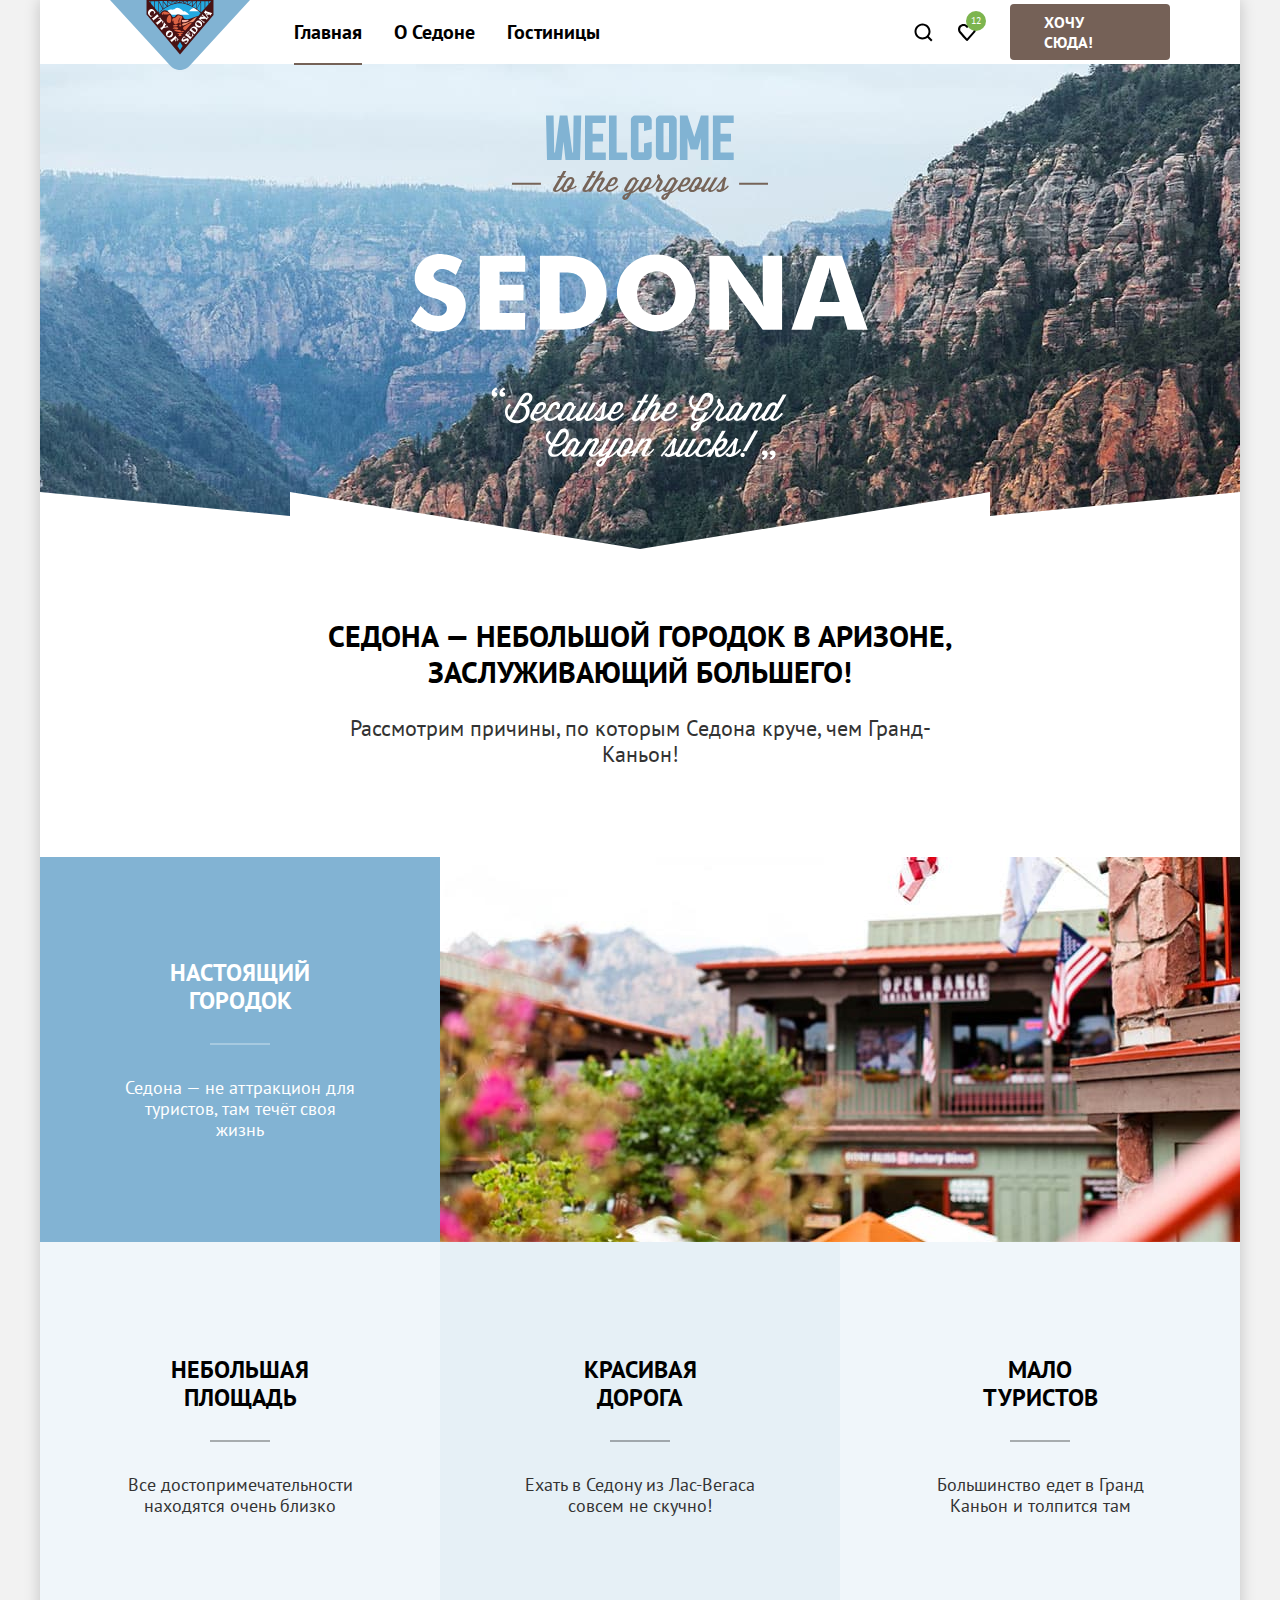
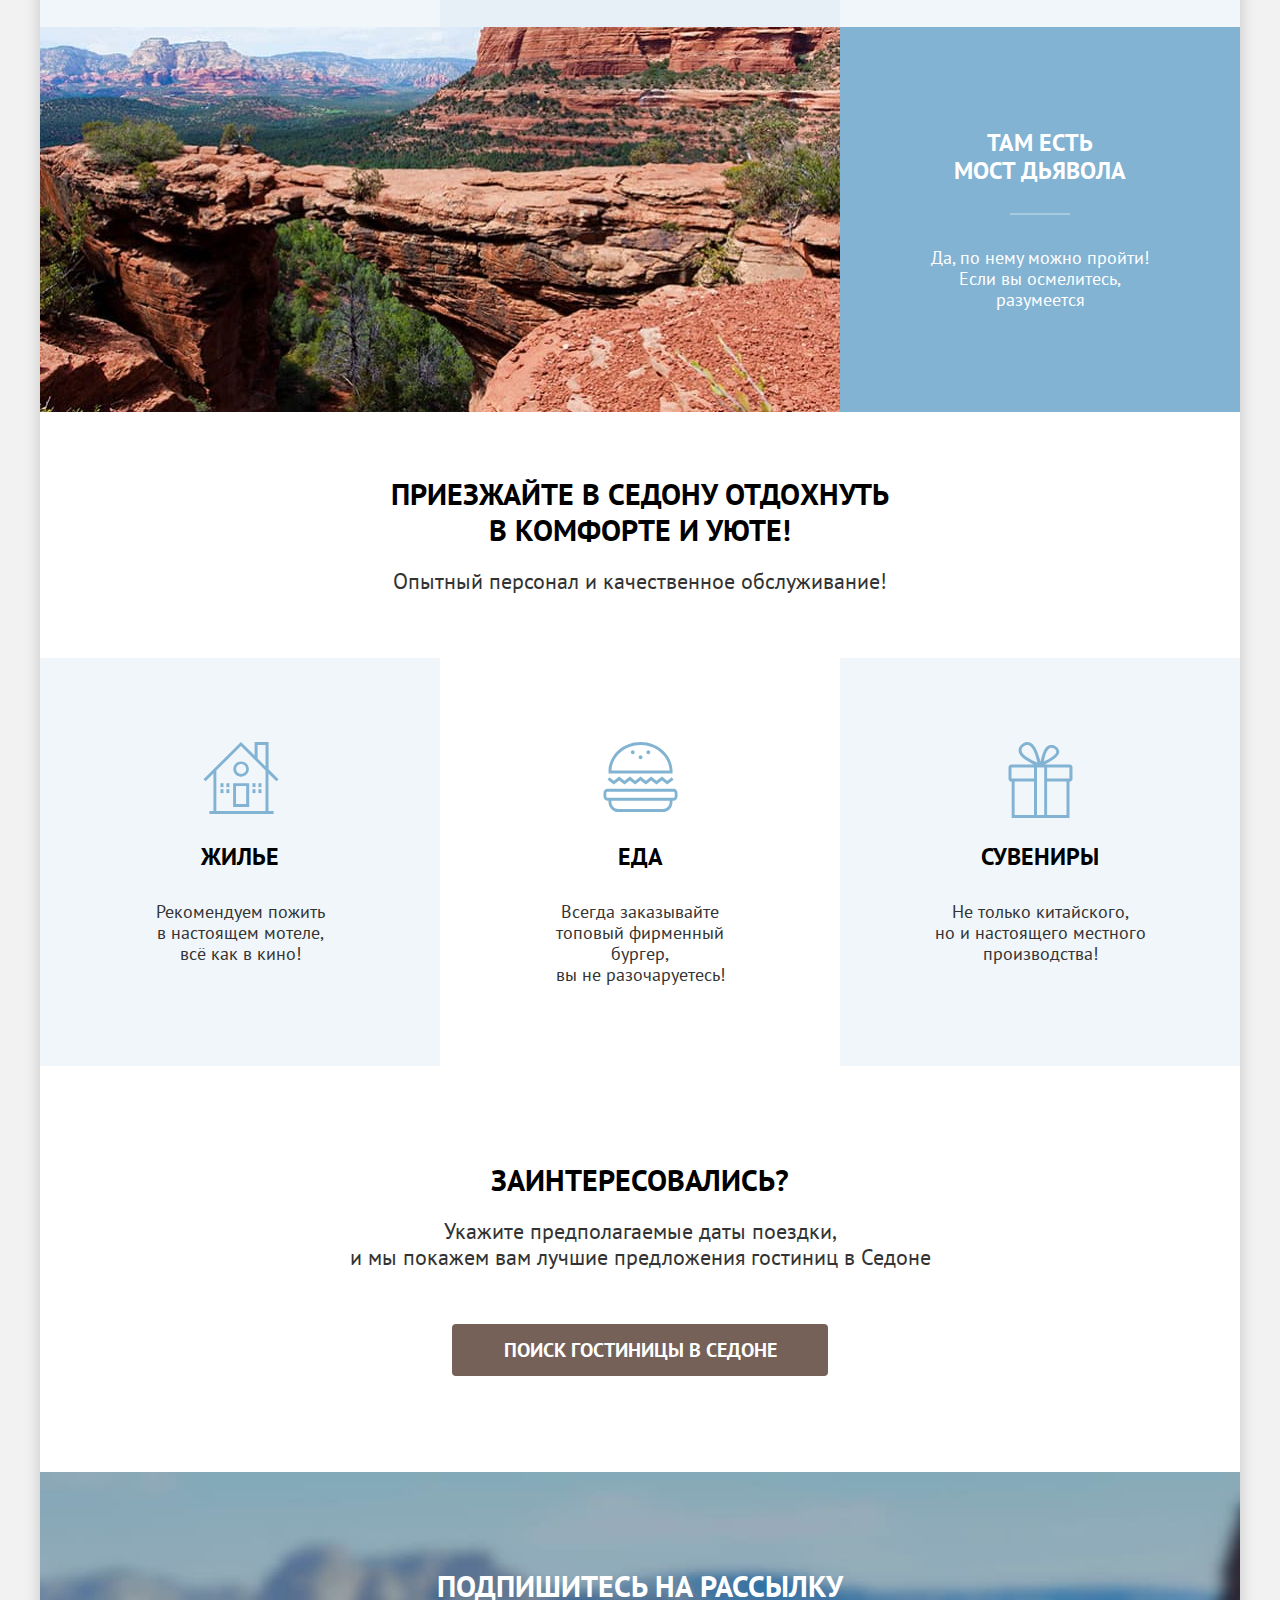
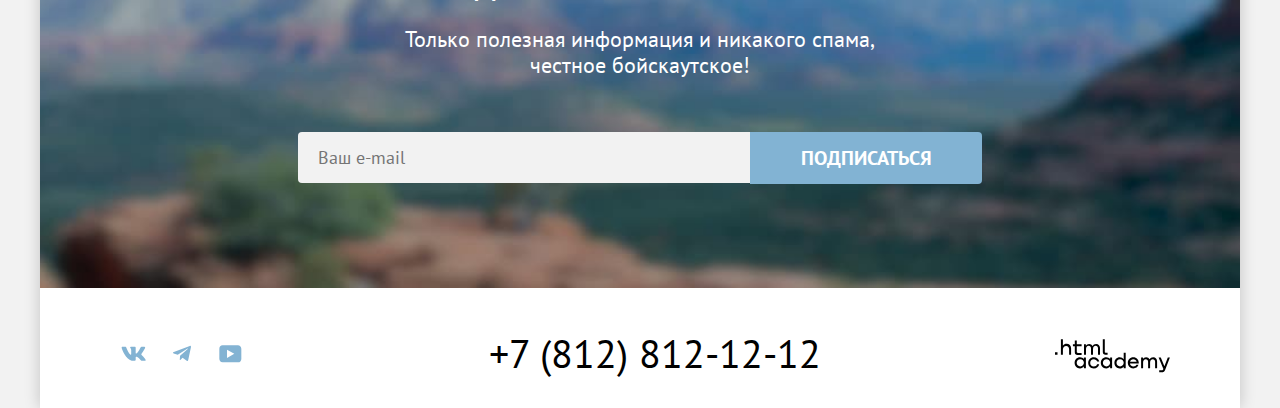
<file: index.html>
<!DOCTYPE html>
<html lang="ru">

  <head>
    <meta charset="utf-8">
    <title>Седона. Городок в Аризоне</title>
    <link rel="icon" href="favicon.ico" sizes="32x32">
    <link rel="stylesheet" href="styles/styles.css">
  </head>

  <body>
    <div class="page-container">
      <header class="page-header" data-test="header">
        <nav class="navigation">
          <a class="navigation-logo" href="index.html">
            <img class="page-header-logo" src="images/logo.svg" width="140" height="70" alt="Логотип Седоны">
          </a>
          <ul class="navigation-list">
            <li class="navigation-item">
              <a class="navigation-link navigation-link-current" href="index.html">Главная</a>
            </li>
            <li class="navigation-item">
              <a class="navigation-link" href="#"> О Седоне</a>
            </li>
            <li class="navigation-item">
              <a class="navigation-link" href="catalog.html"> Гостиницы</a>
            </li>
          </ul>
          <ul class="navigation-user">
            <li class="navigation-user-item">
              <a class="navigation-user-link user-link-search" href="#">
                <span class="visually-hidden">Поиск</span>
              </a>
            </li>
            <li class="navigation-user-item">
              <a class="navigation-user-link user-link-favourite" href="#">
                <span class="visually-hidden">Отелей в избранном:</span>
                <span class="notification-badge">12</span>
              </a>
            </li>
            <li class="navigation-user-item">
              <a class="header-button" href="#">Хочу сюда!</a>
            </li>
          </ul>
        </nav>
      </header>

      <main class="main-index main-container" data-test="main">
        <section class="hero" data-test="hero">
          <h1 class="visually-hidden"> Седона- маленький городок в Аризоне</h1>
          <img class="welcome-images" src="images/welcome.svg" width="458" height="352"
            alt="Welcome to the gorgeous Sedona, because the Grand Canyon sucks!">
        </section>

        <section class="advantages" data-test="advantages">
          <h2 class="visually-hidden"> Преимущества</h2>
          <div class="advantages-lead-wrapper">
            <p class="lead">Седона — небольшой городок в Аризоне,
              заслуживающий большего!</p>
            <p class="advantages-text">Рассмотрим причины, по которым Седона круче, чем Гранд-Каньон!</p>
          </div>
          <ul class="advantages-list">
            <li class="advantages-item advantages-item-big">
              <div class="advantages-item-big-container">
                <h3 class="advantages-title advantages-title-blue">Настоящий городок</h3>
                <p class="advantages-item advantages-description">Седона — не аттракцион для туристов, там течёт своя
                  жизнь</p>
              </div>
              <img class="advantages-img" src="images/photo/building-city.jpg" width="800" height="385"
                alt="Здание в городе">
            </li>
            <li class="advantages-item advantages-item-medium">
              <h3 class="advantages-title">Небольшая площадь</h3>
              <p class="advantages-description">Все достопримечательности находятся очень близко</p>
            </li>
            <li class="advantages-item advantages-item-medium">
              <h3 class="advantages-title">Красивая<br> дорога</h3>
              <p class="advantages-description">Ехать в Седону из Лас-Вегаса совсем не скучно!</p>
            </li>
            <li class="advantages-item advantages-item-medium">
              <h3 class="advantages-title">Мало<br> туристов</h3>
              <p class="advantages-description">Большинство едет в Гранд Каньон и толпится там</p>
            </li>
            <li class="advantages-item advantages-item-big">
              <img class="advantages-img" src="images/photo/diablo-bridge.jpg" width="800" height="385"
                alt="Мост дьявола">
              <div class="advantages-item-big-container">
                <h3 class="advantages-title advantages-title-blue">Там есть<br> мост дьявола</h3>
                <p class="advantages-item advantages-description">Да, по нему можно пройти!Если вы осмелитесь,
                  разумеется</p>
              </div>
            </li>
          </ul>
        </section>
        <section class="infrastructure" data-test="service">
          <div class="infrastructure-lead-wrapper">
            <h2 class="visually-hidden">Инфраструктура</h2>
            <p class="infrastructure-lead">Приезжайте в Седону отдохнуть в комфорте и уюте!</p>
            <p class="infrastructure-text">Опытный персонал и качественное обслуживание!</p>
          </div>
          <ul class="infrastructure-list">
            <li class="infrastructure-item housing-icon">
              <h3 class="infrastructure-title">Жилье</h3>
              <p class="infrastructure-description">Рекомендуем пожить<br> в настоящем мотеле,<br>
                всё как в кино!</p>
            </li>
            <li class="infrastructure-item food-icon">
              <h3 class="infrastructure-title">Еда</h3>
              <p class="infrastructure-description">Всегда заказывайте<br> топовый фирменный бургер,<br> вы не
                разочаруетесь!</p>
            </li>
            <li class="infrastructure-item gifts-icon">
              <h3 class="infrastructure-title">Сувениры</h3>
              <p class="infrastructure-description">Не только китайского,<br> но и настоящего местного
                производства!</p>
            </li>
          </ul>
        </section>
        <section class="search" data-test="search">
          <h2 class="search-title">Заинтересовались?</h2>
          <p class="search-text">Укажите предполагаемые даты поездки,<br> и мы покажем вам лучшие предложения гостиниц
            в Седоне</p>

          <a class="search-button" href="catalog.html">Поиск гостиницы в Седоне</a>
        </section>
        <section class="newsletter newsletter-background" data-test="subscribe">
          <h2 class="newsletter-title">Подпишитесь на рассылку</h2>
          <p class="newsletter-text">Только полезная информация и никакого спама,<br> честное бойскаутское!</p>
          <form class="newsletter-form" action="https://echo.htmlacademy.ru/" method="post">
            <p class="subscribe-form-name">
              <label for="user-email" class="visually-hidden">Ваш e-mail</label>
              <input class="email-input" type="email" name="user-email" id="user-email" placeholder="Ваш e-mail"
                required>
              <button type="submit" class="newsletter-button">Подписаться</button>
            </p>
          </form>
        </section>
      </main>
      <footer class="page-footer" data-test="footer">
        <ul class="footer-social-list">
          <li class="footer-social-item">
            <a class="footer-social-link" href="https://vk.com/htmlacademy">
              <svg class="footer-social-icon" aria-hidden="true" focusable="false" width="48" height="41"
                viewBox="0 0 48 41" fill="currentColor" xmlns="http://www.w3.org/2000/svg">
                <path fill-rule="evenodd" clip-rule="evenodd"
                  d="M35.1164 14.8044C35.2824 14.2584 35.1164 13.8564 34.3214 13.8564H31.6964C31.0284 13.8564 30.7204 14.2034 30.5534 14.5864C30.5534 14.5864 29.2184 17.7824 27.3274 19.8584C26.7154 20.4604 26.4374 20.6514 26.1034 20.6514C25.9364 20.6514 25.6854 20.4604 25.6854 19.9134V14.8044C25.6854 14.1484 25.5014 13.8564 24.9454 13.8564H20.8174C20.4004 13.8564 20.1494 14.1604 20.1494 14.4494C20.1494 15.0704 21.0954 15.2144 21.1924 16.9624V20.7604C21.1924 21.5934 21.0394 21.7444 20.7054 21.7444C19.8154 21.7444 17.6504 18.5334 16.3654 14.8594C16.1164 14.1444 15.8644 13.8564 15.1934 13.8564H12.5664C11.8164 13.8564 11.6664 14.2034 11.6664 14.5864C11.6664 15.2684 12.5564 18.6564 15.8114 23.1374C17.9814 26.1974 21.0364 27.8564 23.8194 27.8564C25.4884 27.8564 25.6944 27.4884 25.6944 26.8534V24.5404C25.6944 23.8034 25.8524 23.6564 26.3814 23.6564C26.7714 23.6564 27.4384 23.8484 28.9964 25.3234C30.7764 27.0724 31.0694 27.8564 32.0714 27.8564H34.6964C35.4464 27.8564 35.8224 27.4884 35.6064 26.7604C35.3684 26.0364 34.5184 24.9854 33.3914 23.7384C32.7794 23.0284 31.8614 22.2634 31.5824 21.8804C31.1934 21.3894 31.3044 21.1704 31.5824 20.7334C31.5824 20.7334 34.7824 16.3074 35.1154 14.8044H35.1164Z" />
              </svg>
              <span class="visually-hidden">ВКонтакте</span>
            </a>
          </li>
          <li class="footer-social-item">
            <a class="footer-social-link" href="https://t.me/htmlacademy">
              <svg class="footer-social-icon" aria-hidden="true" focusable="false" width="48" height="41"
                viewBox="0 0 48 41" fill="currentColor" xmlns="http://www.w3.org/2000/svg">
                <path
                  d="M31.785 12.9557L15.8405 19.1042C14.7523 19.5413 14.7586 20.1483 15.6408 20.419L19.7344 21.696L29.2058 15.7201C29.6537 15.4477 30.0629 15.5942 29.7265 15.8928L22.0528 22.8183H22.051L22.0528 22.8192L21.7705 27.0387C22.1841 27.0387 22.3667 26.8489 22.5987 26.625L24.5871 24.6915L28.7229 27.7464C29.4855 28.1664 30.0332 27.9506 30.2229 27.0405L32.9379 14.2453C33.2158 13.1311 32.5126 12.6266 31.785 12.9557Z" />
              </svg>
              <span class="visually-hidden">Телеграм</span>
            </a>
          </li>
          <li class="footer-social-item">
            <a class="footer-social-link" href="https://www.youtube.com/user/htmlacademyru">
              <svg class="footer-social-icon" aria-hidden="true" focusable="false" width="48" height="41"
                viewBox="0 0 48 41" fill="currentColor" xmlns="http://www.w3.org/2000/svg">
                <path
                  d="M31.9402 12.3564H16.5074C14.6467 12.3564 13.3333 13.9502 13.3333 15.7564V25.8502C13.3333 27.7627 14.6467 29.3564 16.5074 29.3564H32.1591C33.8009 29.3564 35.3333 27.7627 35.3333 25.9564V15.7564C35.1143 13.9502 33.8009 12.3564 31.9402 12.3564ZM20.9949 24.8939V16.8189L28.3283 20.8564L20.9949 24.8939Z" />
              </svg>
              <span class="visually-hidden">Youtube</span>
            </a>
          </li>
        </ul>
        <section class="footer-contacts">
          <a class="footer-phone" href="tel:+78128121212">+7 (812) 812-12-12</a>
        </section>
        <a class="copyright" href="https://htmlacademy.ru/intensive/htmlcss">
          <svg role="img" class="footer-logo-academy" aria-label="Логотип HTML-academy" aria-hidden="true"
            focusable="false" xmlns="http://www.w3.org/2000/svg" width="115" height="34" viewBox="0 0 115 34"
            fill="currentColor">
            <path
              d="M0 13.2564v2.6h2.5v-2.6H0ZM11.6 4.8564c-1.6 0-2.8.7-3.6 1.7h-.1v-6.2h-2v15.5h2v-5.3c0-2.1 1.3-3.6 3.3-3.6 1.8 0 2.9 1.4 2.9 3.2v5.7h2v-6.1c.1-3-1.8-4.9-4.5-4.9ZM26.6 5.1565h-4.8v-3.7h-2v3.8h-1.9v2h1.9v5.9999c0 1.7 1 2.7 2.7 2.7h4.1v-2h-3.7c-.7 0-1.1-.4-1.1-1.1v-5.7h4.8v-2ZM41.1 4.9565c-1.6 0-2.9.8-3.5 2.1h-.1c-.6-1.2-1.8-2.1-3.4-2.1-1.4 0-2.5.8-3.1 1.8h-.1v-1.6H29v10.5999h2v-5.4c0-2 1-3.5 2.6-3.5 1.5 0 2.4 1 2.4 2.6v6.3h2v-5.6c0-2.4 1.4-3.3 2.6-3.3 1.5 0 2.4 1 2.4 2.6v6.3h2v-6.5c.1-2.5-1.4-4.3-3.9-4.3ZM47.8 13.0564c0 1.7 1 2.7 2.8 2.7h2v-2h-1.7c-.7 0-1.1-.4-1.1-1.1v-12.3h-2v12.7ZM28.9 20.0564c-.9-1.1-2.2-1.8-3.9-1.8-3.1 0-5.4 2.3-5.4 5.6s2.3 5.6 5.4 5.6c1.8 0 3-.8 3.8-1.9h.1v1.6h2v-10.6h-2v1.5Zm-3.6 7.4c-2.2 0-3.6-1.6-3.6-3.6s1.4-3.6 3.6-3.6 3.6 1.6 3.6 3.6c0 1.9-1.4 3.6-3.6 3.6ZM44.2 22.3564c-.5-2.4-2.6-4.1-5.4-4.1-3.4 0-5.6 2.5-5.6 5.6 0 3.1 2.2 5.6 5.6 5.6 2.8 0 4.9-1.8 5.4-4.2h-2.1c-.4 1.3-1.7 2.3-3.3 2.3-2.2 0-3.6-1.6-3.6-3.6s1.4-3.6 3.6-3.6c1.6 0 2.8 1 3.3 2.2h2.1v-.2ZM55.1 20.0564c-.9-1.1-2.2-1.8-3.9-1.8-3.1 0-5.4 2.3-5.4 5.6s2.3 5.6 5.4 5.6c1.8 0 3-.8 3.8-1.9h.1v1.6h2v-10.6h-2v1.5Zm-3.6 7.4c-2.2 0-3.6-1.6-3.6-3.6s1.4-3.6 3.6-3.6 3.6 1.6 3.6 3.6c0 1.9-1.5 3.6-3.6 3.6ZM68.7 20.1564c-.9-1.1-2.2-1.9-3.9-1.9-3.1 0-5.4 2.3-5.4 5.6s2.2 5.6 5.4 5.6c1.7 0 3-.8 3.8-1.8h.1v1.5h2v-15.4h-2v6.4Zm-3.6 7.3c-2.2 0-3.6-1.6-3.6-3.6s1.4-3.6 3.6-3.6 3.6 1.6 3.6 3.6c-.1 2-1.5 3.6-3.6 3.6ZM78.3 18.2564c-3.3 0-5.5 2.5-5.5 5.6 0 3 2.1 5.6 5.5 5.6 2.5 0 4.5-1.3 5.2-3.6h-2.1c-.5 1-1.6 1.6-3 1.6-1.9 0-3.3-1.3-3.4-2.9h8.8c.2-3.6-2-6.3-5.5-6.3Zm0 1.9c1.7 0 3 1 3.3 2.6h-6.5c.3-1.5 1.5-2.6 3.2-2.6ZM98.2 18.2564c-1.6 0-2.9.8-3.6 2h-.1c-.6-1.2-1.8-2-3.4-2-1.4 0-2.5.7-3.1 1.8v-1.5h-1.9v10.6h2v-5.4c0-2 1-3.4 2.6-3.5 1.5 0 2.4 1 2.4 2.6v6.3h2v-5.6c0-2.4 1.4-3.3 2.6-3.3 1.5 0 2.4 1 2.4 2.6v6.3h2v-6.5c.1-2.6-1.4-4.4-3.9-4.4ZM109.4 27.3564l-3.6-8.9h-2.2l4.8 11.6c-.3.9-.7 1.2-1.7 1.2h-2.5v2h2.5c1.8 0 2.8-.8 3.5-2.6l4.7-12.2h-2.1l-3.4 8.9Z" />
          </svg>
        </a>
      </footer>
    </div>

    <div class="modal-container modal-container-close">
      <div class="modal modal-search">
        <button class="modal-close-button" type="button">
          <svg aria-hidden="true" focusable="false" width="15" height="15" viewBox="0 0 15 15" fill="currentColor"
            xmlns="http://www.w3.org/2000/svg">
            <path
              d="M14.4905 1.78288L13.1982 0.49057L7.49048 6.19826L1.78279 0.49057L0.490479 1.78288L6.19817 7.49057L0.490479 13.1983L1.78279 14.4906L7.49048 8.78288L13.1982 14.4906L14.4905 13.1983L8.78279 7.49057L14.4905 1.78288Z" />
          </svg>
          <span class="visually-hidden">Закрыть</span>
        </button>
        <section class="modal-content">
          <h2 class="modal-title">Поиск гостиницы в Седоне</h2>
          <form class="search-form" action="https://echo.htmlacademy.ru/" method="post">
            <div class="label-wrapper-data">
              <label class="search-check-in-label" for="search-check-in">Дата заезда:</label>
              <input class="search-input-date" type="text" id="search-check-in" name="search-check-in"
                value="27 апреля 2020" placeholder="Укажите дату" required>
              <span class="modal-filed-message modal-filed-message-error">Мы не можем отправить вас в прошлое.</span>
            </div>
            <div class="label-wrapper-data">
              <label class="search-check-out-label" for="search-check-out">Дата выезда:</label>
              <input class="search-input-date" type="text" id="search-check-out" name="search-check-out"
                value="1 сентября 2023" placeholder="Укажите дату" required>
              <span class="modal-filed-message">На эти даты есть свободные номера. Пока есть.</span>
            </div>
            <div class="modal-age-wrapper">
              <div class="guests-wrapper">
                <label class="adults-label" for="adults">Взрослые:</label>
                <span class="input-number-wrapper">
                  <button class="button-counter" type="button">
                    <svg aria-hidden="true" focusable="false" width="14" height="2" viewBox="0 0 14 2"
                      fill="currentColor" xmlns="http://www.w3.org/2000/svg">
                      <path d="M0 0L0 2L14 2V0L0 0Z" />
                    </svg>
                    <span class="visually-hidden">Уменьшить количество</span>
                  </button>
                  <input class="search-input-guests" type="number" id="adults" name="adults" value="2" required>
                  <button class="button-counter" type="button">
                    <svg aria-hidden="true" focusable="false" width="14" height="14" viewBox="0 0 14 14"
                      fill="currentColor" xmlns="http://www.w3.org/2000/svg">
                      <path d="M14 6H8V0H6V6H0V8H6V14H8V8H14V6Z" />
                    </svg>
                    <span class="visually-hidden">Увеличить количество</span>
                  </button>
                </span>
              </div>
              <div class="guests-wrapper">
                <span class="form-label form-label-icon">
                  <label class="children-label" for="children">Дети:</label>
                  <span class="tooltip">
                    <button class="tooltip-toggle" type="button" aria-labelledby="tooltip-label"></button>
                    <span class="tooltip-text" role="tooltip" id="tooltip-label">Укажите количество детей, которые будут
                      с вами, возраст которых от 6 до 18 лет. Дети до 6 лет размещаются бесплатно.</span>
                  </span>
                </span>
                <span class="input-number-wrapper">
                  <button class="button-counter" type="button">
                    <svg aria-hidden="true" focusable="false" width="14" height="2" viewBox="0 0 14 2"
                      fill="currentColor" xmlns="http://www.w3.org/2000/svg">
                      <path d="M0 0L0 2L14 2V0L0 0Z" />
                    </svg>
                    <span class="visually-hidden">Уменьшить количество</span>
                  </button>
                  <input class="search-input-guests" type="number" id="children" name="children" value="2">
                  <button class="button-counter" type="button">
                    <svg aria-hidden="true" focusable="false" width="14" height="14" viewBox="0 0 14 14"
                      fill="currentColor" xmlns="http://www.w3.org/2000/svg">
                      <path d="M14 6H8V0H6V6H0V8H6V14H8V8H14V6Z" />
                    </svg>
                    <span class="visually-hidden">Увеличить количество</span>
                  </button>
                </span>
              </div>
            </div>
            <button type="submit" class="search-form-button">Найти</button>
          </form>
        </section>
      </div>
    </div>

  </body>


</html>
</file>
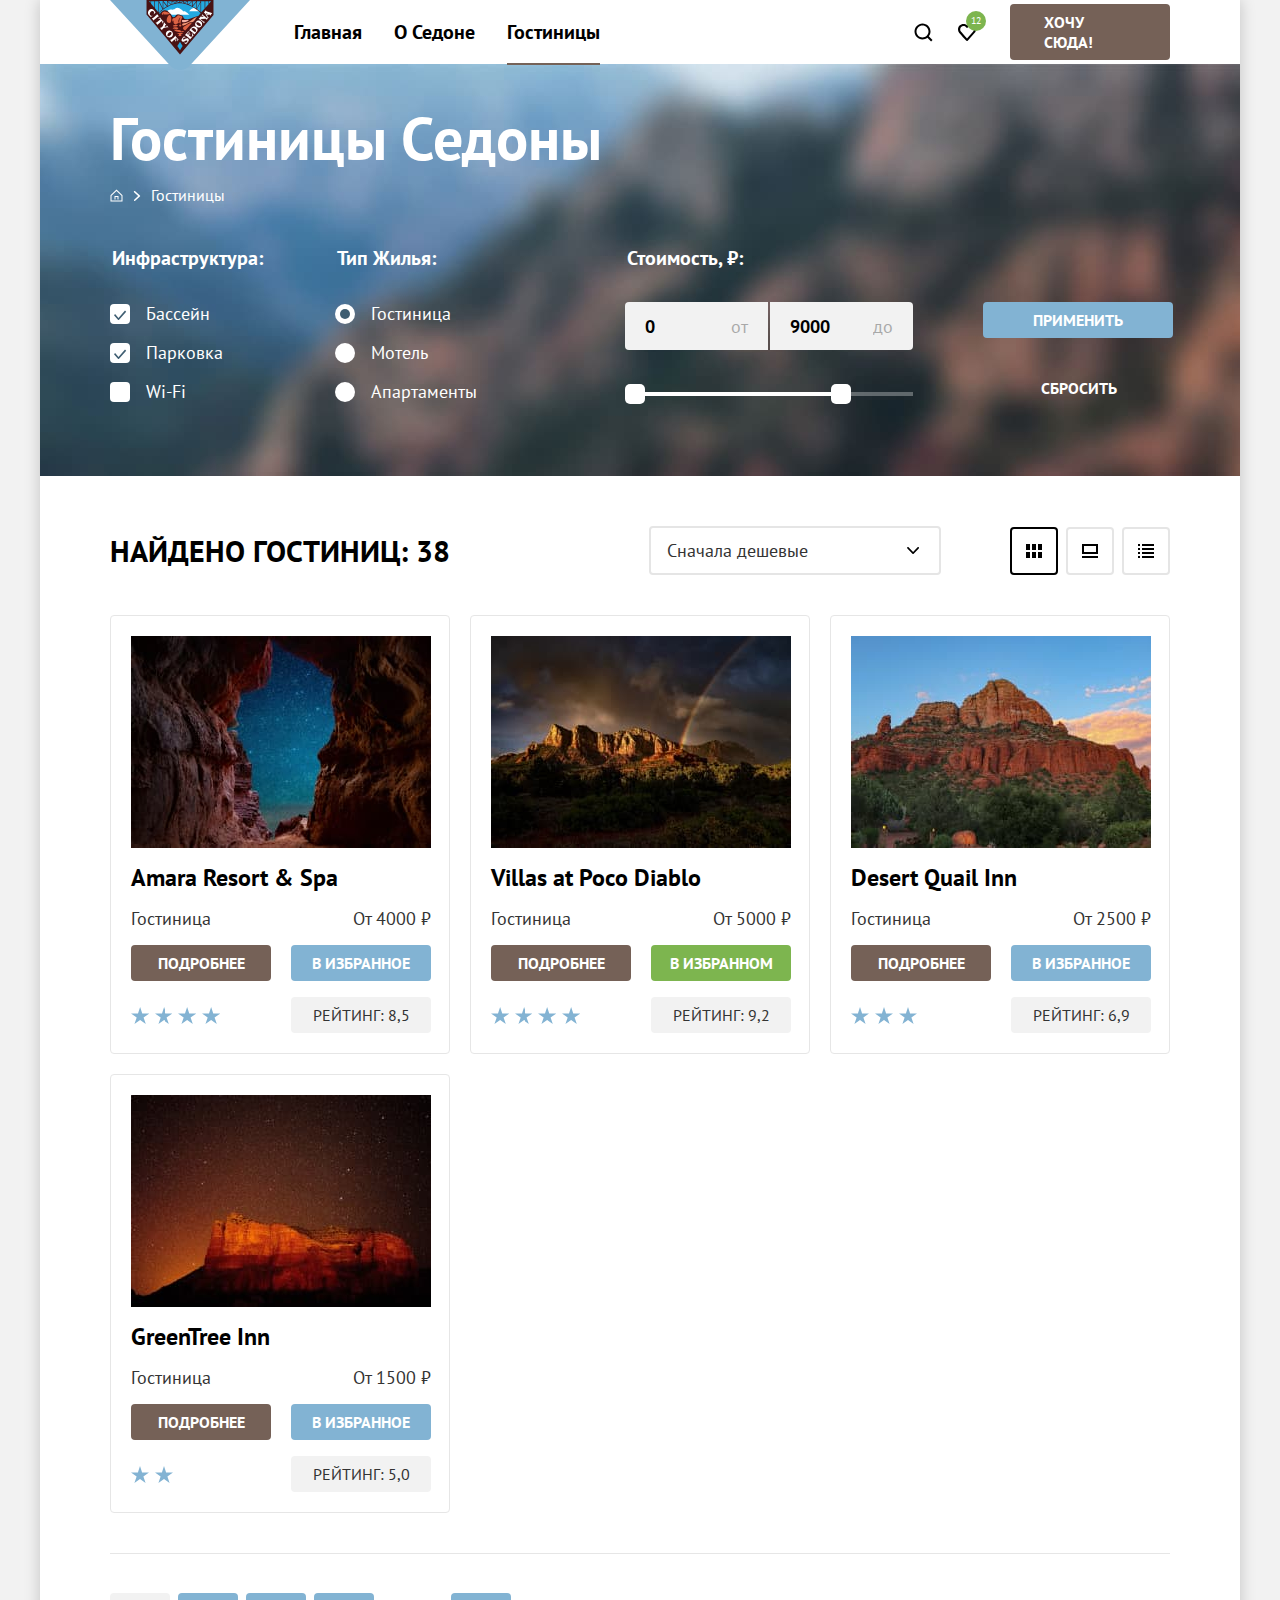
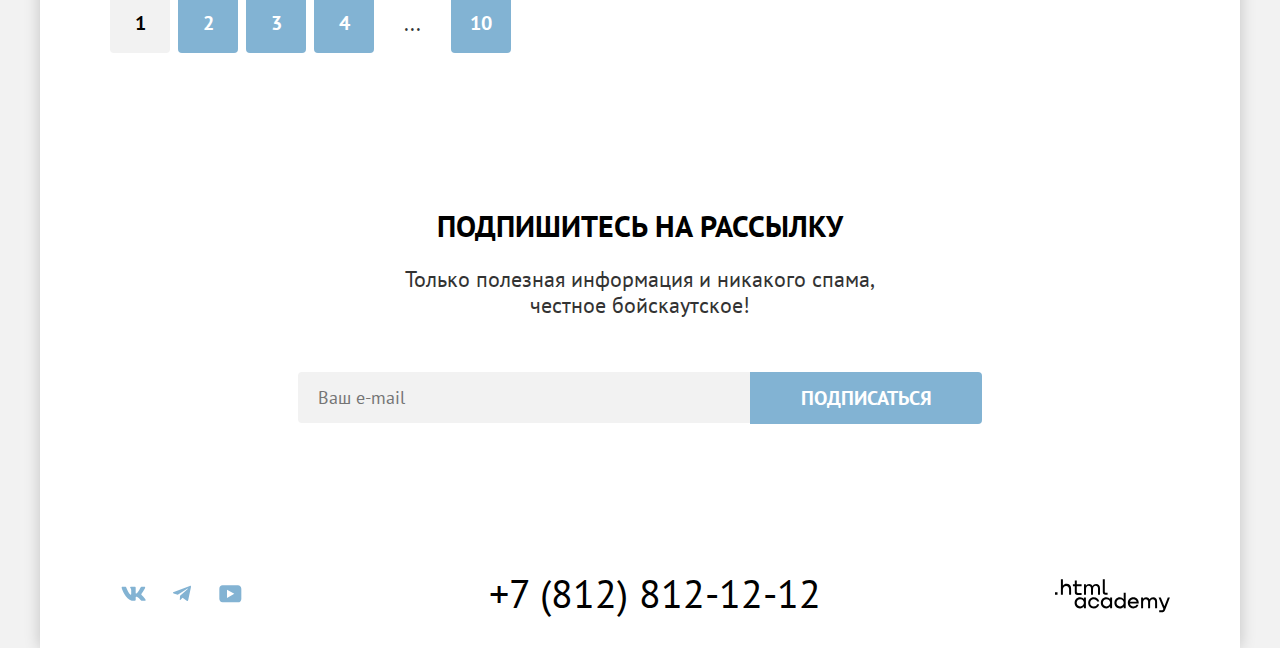
<file: catalog.html>
<!DOCTYPE html>
<html lang="ru">

  <head>
    <meta charset="utf-8">
    <title>Гостиницы Седоны</title>
    <link rel="icon" href="favicon.ico" sizes="32x32" type="image/png">
    <link rel="stylesheet" href="styles/styles.css">
  </head>

  <body>
    <div class="page-container">
      <header class="page-header" data-test="header">
        <nav class="navigation">
          <a class="navigation-logo" href="index.html">
            <img class="page-header-logo" src="images/logo.svg" width="140" height="70" alt="Логотип Седоны">
          </a>
          <ul class="navigation-list">
            <li class="navigation-item">
              <a class="navigation-link" href="#">Главная</a>
            </li>
            <li class="navigation-item">
              <a class="navigation-link" href="#"> О Седоне</a>
            </li>
            <li class="navigation-item">
              <a class="navigation-link navigation-link-current"> Гостиницы</a>
            </li>
          </ul>
          <ul class="navigation-user">
            <li class="navigation-user-item">
              <a class="navigation-user-link user-link-search" href="#">
                <span class="visually-hidden">Поиск</span>
              </a>
            </li>
            <li class="navigation-user-item">
              <a class="navigation-user-link user-link-favourite" href="#">
                <span class="visually-hidden">Отелей в избранном:</span>
                <span class="notification-badge">12</span>
              </a>
            </li>
            <li class="navigation-user-item">
              <a class="header-button" href="#">Хочу сюда!</a>
            </li>
          </ul>
        </nav>
      </header>
      <main class="main-container" data-test="main">
        <div class="filter-block">
          <header class="inner-header">
            <h1 class="inner-header-title">Гостиницы Седоны</h1>
            <ul class="breadcrumbs">
              <li class="breadcrumbs-item">
                <a class="breadcrumbs-link breadcrumbs-link-home" href="index.html">
                  <svg aria-hidden="true" focusable="false" width="13" height="15" viewBox="0 0 13 15" fill="none"
                    xmlns="http://www.w3.org/2000/svg">
                    <path
                      d="M6.5 0.5L0.5 6.30006V12.5001H12.5V6.30006L6.5 0.5ZM11.5 11.5001H1.5V6.70005L6.5 1.9L11.5 6.70005V11.5001Z"
                      fill="white" />
                    <path d="M4.5 10.5001H5.5V8.00005H7.5V10.5001H8.5V7.00005H4.5V10.5001Z" fill="white" />
                  </svg>
                  <span class="visually-hidden">На главную</span>
                </a>
              </li>
              <li class="breadcrumbs-item">
                <a class="breadcrumbs-link" href="#">Гостиницы</a>
              </li>
            </ul>
          </header>
          <section class=" catalog-filter" data-test="filter">
            <h2 class="visually-hidden">Фильтры</h2>
            <form class="catalog-filter" action="https://echo.htmlacademy.ru/" method="get">
              <fieldset class="catalog-filter-group infrastructure-group">
                <legend class="fieldset-title">Инфраструктура:</legend>
                <ul class="catalog-filter-list">
                  <li class="catalog-filter-item">
                    <label class="control">
                      <input class="visually-hidden control-input" type="checkbox" name="swimming pool" checked>
                      <span class="control-mark"></span>
                      <span class="control-label">Бассейн</span>
                    </label>
                  </li>
                  <li class="catalog-filter-item">
                    <label class="control">
                      <input class="visually-hidden control-input" type="checkbox" name="parking" checked>
                      <span class="control-mark"></span>
                      <span class="control-label">Парковка</span>
                    </label>
                  </li>
                  <li class="catalog-filter-item">
                    <label class="control">
                      <input class="visually-hidden control-input" type="checkbox" name="wi-fi">
                      <span class="control-mark"></span>
                      <span class="control-label">Wi-Fi</span>
                    </label>
                  </li>
                </ul>
              </fieldset>
              <fieldset class="catalog-filter-group type-housing-group">
                <legend class="fieldset-title">Тип жилья:</legend>
                <ul class="catalog-filter-list">
                  <li class="catalog-filter-item">
                    <label class="control">
                      <input class="visually-hidden control-input" type="radio" name="type of housing" value="hotel"
                        checked>
                      <span class="control-mark"></span>
                      <span class="control-label">Гостиница</span>
                    </label>
                  </li>
                  <li class="catalog-filter-item">
                    <label class="control">
                      <input class="visually-hidden control-input" type="radio" name="type of housing" value="motel">
                      <span class="control-mark"></span>
                      <span class="control-label">Мотель</span>
                    </label>
                  </li>
                  <li class="catalog-filter-item">
                    <label class="control">
                      <input class="visually-hidden control-input" type="radio" name="type of housing"
                        value="apartments">
                      <span class="control-mark"></span>
                      <span class="control-label">Апартаменты</span>
                    </label>
                  </li>
                </ul>
              </fieldset>
              <fieldset class="catalog-filter-group price-group">
                <legend class="fieldset-title">Стоимость, ₽:</legend>
                <div class="range-wrapper-inputs">
                  <label class="filter-range-control">
                    <span class="filter-range-label">от</span>
                    <input class="range-input range-input-min-interval" type="text" name="min-interval" value="0">
                  </label>
                  <label class="filter-range-control">
                    <span class="filter-range-label">до</span>
                    <input class="range-input range-input-max-interval" type="text" name="max-interval" value="9000">
                  </label>
                </div>
                <div class="range">
                  <div class="range-scale">
                    <div class="range-bar" style="left: 0; width: 226px">
                      <button class="range-toggle toggle-min" type="button">
                        <span class="visually-hidden">Управление нижней границей стоимости</span>
                      </button>
                      <button class="range-toggle toggle-max" type="button">
                        <span class="visually-hidden">Управление верхней границей стоимости</span>
                      </button>
                    </div>
                  </div>
                </div>
              </fieldset>
              <div class="catalog-filter-buttons">
                <button class="catalog-filter-submit" type="submit">Применить</button>
                <button class="catalog-filter-reset" type="reset">Сбросить</button>
              </div>
            </form>
          </section>
        </div>
        <section class="catalog-hotels" data-test="catalog">
          <div class="catalog-hotels-sorting-container">
            <h2 class="catalog-hotels-title">Найдено гостиниц: 38</h2>
            <select class="select-control" aria-label="Сортировка">
              <option value="cheap">Сначала дешевые</option>
              <option value="expensive">Сначала дорогие</option>
              <option value="popular">Сначала популярные</option>
            </select>
            <div class="view-buttons">
              <a class="view-button view-button-tile-current" href="catalog.html?view=tile">
                <svg aria-hidden="true" focusable="false" width="16" height="14" viewBox="0 0 16 14" fill="currentColor"
                  xmlns="http://www.w3.org/2000/svg">
                  <g clip-path="url(#clip0_117111_312)">
                    <path d="M4 0H0V6H4V0Z" fill="black" />
                    <path d="M16 0H12V6H16V0Z" fill="black" />
                    <path d="M10 0H6V6H10V0Z" fill="black" />
                    <path d="M4 8H0V14H4V8Z" fill="black" />
                    <path d="M16 8H12V14H16V8Z" fill="black" />
                    <path d="M10 8H6V14H10V8Z" fill="black" />
                  </g>
                  <defs>
                    <clipPath id="clip0_117111_312">
                      <rect width="16" height="14" fill="white" />
                    </clipPath>
                  </defs>
                </svg>
                <span class="visually-hidden">Показать плиткой</span>
              </a>
              <a class=" view-button" href="catalog.html?view=card">
                <svg aria-hidden="true" focusable="false" width="16" height="14" viewBox="0 0 16 14" fill="currentColor"
                  xmlns="http://www.w3.org/2000/svg">
                  <g clip-path="url(#clip0_117111_398)">
                    <path d="M16 12H0V14H16V12Z" fill="black" />
                    <path d="M14 2V8H2V2H14ZM16 0H0V10H16V0Z" fill="black" />
                  </g>
                  <defs>
                    <clipPath id="clip0_117111_398">
                      <rect width="16" height="14" fill="white" />
                    </clipPath>
                  </defs>
                </svg>
                <span class="visually-hidden">Показать карточками</span>
              </a>
              <a class="view-button" href="catalog.html?view=list">
                <svg aria-hidden="true" focusable="false" width="16" height="14" viewBox="0 0 16 14" fill="currentColor"
                  xmlns="http://www.w3.org/2000/svg">
                  <g clip-path="url(#clip0_112102_295)">
                    <path d="M2 0H0V2H2V0Z" fill="black" />
                    <path d="M16 0H4V2H16V0Z" fill="black" />
                    <path d="M2 4H0V6H2V4Z" fill="black" />
                    <path d="M16 4H4V6H16V4Z" fill="black" />
                    <path d="M2 8H0V10H2V8Z" fill="black" />
                    <path d="M16 8H4V10H16V8Z" fill="black" />
                    <path d="M2 12H0V14H2V12Z" fill="black" />
                    <path d="M16 12H4V14H16V12Z" fill="black" />
                  </g>
                  <defs>
                    <clipPath id="clip0_112102_295">
                      <rect width="16" height="14" fill="white" />
                    </clipPath>
                  </defs>
                </svg>
                <span class="visually-hidden">Показать списком</span>
              </a>
            </div>
          </div>
          <ul class="catalog-hotels-list">
            <li class="catalog-hotels-card">
              <a class="catalog-hotels-card-link" href="#">
                <img class="catalog-hotels-card-image" src="images/hotels/hotel-1.jpg" width="300" height="212"
                  alt="вид изнутри горы на звезды">
                <h3 class="catalog-hotels-card-title">Amara Resort & Spa</h3>
              </a>
              <p class="catalog-hotels-type">Гостиница</p>
              <p class="catalog-hotels-price">От 4000 ₽</p>
              <a class="catalog-hotels-detail" href="#">Подробнее</a>
              <button class="catalog-hotels-like" type="button">В Избранное</button>
              <p class="catalog-hotels-card-stars catalog-hotels-card-stars-4">
                <span class="visually-hidden"> Комфортность 4 звезды</span>
              </p>
              <p class="catalog-hotels-rating">Рейтинг: 8,5</p>
            </li>
            <li class="catalog-hotels-card">
              <a class="catalog-hotels-card-link" href="#">
                <img class="catalog-hotels-card-image" src="images/hotels/hotel-2.jpg" width="300" height="212"
                  alt="Радуга в горах">
                <h3 class="catalog-hotels-card-title">Villas at Poco Diablo</h3>
              </a>
              <p class="catalog-hotels-type">Гостиница</p>
              <p class="catalog-hotels-price">От 5000 ₽</p>
              <a class="catalog-hotels-detail" href="#">Подробнее</a>
              <button class="catalog-hotels-in-like" type="button">В Избранном</button>
              <p class="catalog-hotels-card-stars catalog-hotels-card-stars-4">
                <span class="visually-hidden">Комфортность 4 звезды</span>
              </p>
              <p class="catalog-hotels-rating">Рейтинг: 9,2</p>
            </li>
            <li class="catalog-hotels-card">
              <a class="catalog-hotels-card-link" href="#">
                <img class="catalog-hotels-card-image" src="images/hotels/hotel-3.jpg" width="300" height="212"
                  alt="Низкие горы">
                <h3 class="catalog-hotels-card-title">Desert Quail Inn</h3>
              </a>
              <p class="catalog-hotels-type">Гостиница</p>
              <p class="catalog-hotels-price">От 2500 ₽</p>
              <a class="catalog-hotels-detail" href="#">Подробнее</a>
              <button class="catalog-hotels-like" type="button">В Избранное</button>
              <p class="catalog-hotels-card-stars catalog-hotels-card-stars-3">
                <span class="visually-hidden">Комфортность 3 звезды</span>
              </p>
              <p class="catalog-hotels-rating">Рейтинг: 6,9</p>
            </li>
            <li class="catalog-hotels-card">
              <a class="catalog-hotels-card-link" href="#">
                <img class="catalog-hotels-card-image" src="images/hotels/hotel-4.jpg" width="300" height="212"
                  alt="горы и звездное небо">
                <h3 class="catalog-hotels-card-title">GreenTree Inn</h3>
              </a>
              <p class="catalog-hotels-type">Гостиница</p>
              <p class="catalog-hotels-price">От 1500 ₽</p>
              <a class="catalog-hotels-detail" href="#">Подробнее</a>
              <button class="catalog-hotels-like" type="button">В Избранное</button>
              <p class="catalog-hotels-card-stars catalog-hotels-card-stars-2">
                <span class="visually-hidden">Комфортность 2 звезды</span>
              </p>
              <p class="catalog-hotels-rating">Рейтинг: 5,0</p>
            </li>
          </ul>
          <ul class="pagination-list">
            <li class="pagination-item">
              <a class="pagination-link pagination-link-current">1</a>
            </li>
            <li class="pagination-item">
              <a class="pagination-link" href="#">2</a>
            </li>
            <li class="pagination-item">
              <a class="pagination-link" href="#">3</a>
            </li>
            <li class="pagination-item">
              <a class="pagination-link" href="#">4</a>
            </li>
            <li class="pagination-item">
              <span class="pagination-text">...</span>
            </li>
            <li class="pagination-item">
              <a class="pagination-link" href="#">10</a>
            </li>
          </ul>
        </section>
        <section class="newsletter" data-test="subscribe">
          <h2 class="newsletter-title-catalog">Подпишитесь на рассылку</h2>
          <p class="newsletter-text-catalog">Только полезная информация и никакого спама,<br> честное бойскаутское!
          </p>
          <form class="newsletter-form" action="https://echo.htmlacademy.ru/" method="post">
            <p class="subscribe-form-name">
              <label for="user-email" class="visually-hidden">Ваш e-mail</label>
              <input class="email-input" type="email" name="user-email" id="user-email" placeholder="Ваш e-mail"
                required>
              <button type="submit" class="newsletter-button">Подписаться</button>
            </p>
          </form>
        </section>
      </main>
      <footer class="page-footer" data-test="footer">
        <ul class="footer-social-list">
          <li class="footer-social-item">
            <a class="footer-social-link" href="https://vk.com/htmlacademy">
              <svg class="footer-social-icon" aria-hidden="true" focusable="false" width="48" height="41"
                viewBox="0 0 48 41" fill="currentColor" xmlns="http://www.w3.org/2000/svg">
                <path fill-rule="evenodd" clip-rule="evenodd"
                  d="M35.1164 14.8044C35.2824 14.2584 35.1164 13.8564 34.3214 13.8564H31.6964C31.0284 13.8564 30.7204 14.2034 30.5534 14.5864C30.5534 14.5864 29.2184 17.7824 27.3274 19.8584C26.7154 20.4604 26.4374 20.6514 26.1034 20.6514C25.9364 20.6514 25.6854 20.4604 25.6854 19.9134V14.8044C25.6854 14.1484 25.5014 13.8564 24.9454 13.8564H20.8174C20.4004 13.8564 20.1494 14.1604 20.1494 14.4494C20.1494 15.0704 21.0954 15.2144 21.1924 16.9624V20.7604C21.1924 21.5934 21.0394 21.7444 20.7054 21.7444C19.8154 21.7444 17.6504 18.5334 16.3654 14.8594C16.1164 14.1444 15.8644 13.8564 15.1934 13.8564H12.5664C11.8164 13.8564 11.6664 14.2034 11.6664 14.5864C11.6664 15.2684 12.5564 18.6564 15.8114 23.1374C17.9814 26.1974 21.0364 27.8564 23.8194 27.8564C25.4884 27.8564 25.6944 27.4884 25.6944 26.8534V24.5404C25.6944 23.8034 25.8524 23.6564 26.3814 23.6564C26.7714 23.6564 27.4384 23.8484 28.9964 25.3234C30.7764 27.0724 31.0694 27.8564 32.0714 27.8564H34.6964C35.4464 27.8564 35.8224 27.4884 35.6064 26.7604C35.3684 26.0364 34.5184 24.9854 33.3914 23.7384C32.7794 23.0284 31.8614 22.2634 31.5824 21.8804C31.1934 21.3894 31.3044 21.1704 31.5824 20.7334C31.5824 20.7334 34.7824 16.3074 35.1154 14.8044H35.1164Z" />
              </svg>
              <span class="visually-hidden">ВКонтакте</span>
            </a>
          </li>
          <li class="footer-social-item">
            <a class="footer-social-link" href="https://t.me/htmlacademy">
              <svg class="footer-social-icon" aria-hidden="true" focusable="false" width="48" height="41"
                viewBox="0 0 48 41" fill="currentColor" xmlns="http://www.w3.org/2000/svg">
                <path
                  d="M31.785 12.9557L15.8405 19.1042C14.7523 19.5413 14.7586 20.1483 15.6408 20.419L19.7344 21.696L29.2058 15.7201C29.6537 15.4477 30.0629 15.5942 29.7265 15.8928L22.0528 22.8183H22.051L22.0528 22.8192L21.7705 27.0387C22.1841 27.0387 22.3667 26.8489 22.5987 26.625L24.5871 24.6915L28.7229 27.7464C29.4855 28.1664 30.0332 27.9506 30.2229 27.0405L32.9379 14.2453C33.2158 13.1311 32.5126 12.6266 31.785 12.9557Z" />
              </svg>
              <span class="visually-hidden">Телеграм</span>
            </a>
          </li>
          <li class="footer-social-item">
            <a class="footer-social-link" href="https://www.youtube.com/user/htmlacademyru">
              <svg class="footer-social-icon" aria-hidden="true" focusable="false" width="48" height="41"
                viewBox="0 0 48 41" fill="currentColor" xmlns="http://www.w3.org/2000/svg">
                <path
                  d="M31.9402 12.3564H16.5074C14.6467 12.3564 13.3333 13.9502 13.3333 15.7564V25.8502C13.3333 27.7627 14.6467 29.3564 16.5074 29.3564H32.1591C33.8009 29.3564 35.3333 27.7627 35.3333 25.9564V15.7564C35.1143 13.9502 33.8009 12.3564 31.9402 12.3564ZM20.9949 24.8939V16.8189L28.3283 20.8564L20.9949 24.8939Z" />
              </svg>
              <span class="visually-hidden">Youtube</span>
            </a>
          </li>
        </ul>
        <a class="footer-phone" href="tel:+78128121212">+7 (812) 812-12-12</a>
        <a class="copyright" href="https://htmlacademy.ru/">
          <svg class="footer-logo-academy" xmlns="http://www.w3.org/2000/svg" width="115" height="34"
            viewBox="0 0 115 34" fill="currentColor">
            <path
              d="M0 13.2564v2.6h2.5v-2.6H0ZM11.6 4.8564c-1.6 0-2.8.7-3.6 1.7h-.1v-6.2h-2v15.5h2v-5.3c0-2.1 1.3-3.6 3.3-3.6 1.8 0 2.9 1.4 2.9 3.2v5.7h2v-6.1c.1-3-1.8-4.9-4.5-4.9ZM26.6 5.1565h-4.8v-3.7h-2v3.8h-1.9v2h1.9v5.9999c0 1.7 1 2.7 2.7 2.7h4.1v-2h-3.7c-.7 0-1.1-.4-1.1-1.1v-5.7h4.8v-2ZM41.1 4.9565c-1.6 0-2.9.8-3.5 2.1h-.1c-.6-1.2-1.8-2.1-3.4-2.1-1.4 0-2.5.8-3.1 1.8h-.1v-1.6H29v10.5999h2v-5.4c0-2 1-3.5 2.6-3.5 1.5 0 2.4 1 2.4 2.6v6.3h2v-5.6c0-2.4 1.4-3.3 2.6-3.3 1.5 0 2.4 1 2.4 2.6v6.3h2v-6.5c.1-2.5-1.4-4.3-3.9-4.3ZM47.8 13.0564c0 1.7 1 2.7 2.8 2.7h2v-2h-1.7c-.7 0-1.1-.4-1.1-1.1v-12.3h-2v12.7ZM28.9 20.0564c-.9-1.1-2.2-1.8-3.9-1.8-3.1 0-5.4 2.3-5.4 5.6s2.3 5.6 5.4 5.6c1.8 0 3-.8 3.8-1.9h.1v1.6h2v-10.6h-2v1.5Zm-3.6 7.4c-2.2 0-3.6-1.6-3.6-3.6s1.4-3.6 3.6-3.6 3.6 1.6 3.6 3.6c0 1.9-1.4 3.6-3.6 3.6ZM44.2 22.3564c-.5-2.4-2.6-4.1-5.4-4.1-3.4 0-5.6 2.5-5.6 5.6 0 3.1 2.2 5.6 5.6 5.6 2.8 0 4.9-1.8 5.4-4.2h-2.1c-.4 1.3-1.7 2.3-3.3 2.3-2.2 0-3.6-1.6-3.6-3.6s1.4-3.6 3.6-3.6c1.6 0 2.8 1 3.3 2.2h2.1v-.2ZM55.1 20.0564c-.9-1.1-2.2-1.8-3.9-1.8-3.1 0-5.4 2.3-5.4 5.6s2.3 5.6 5.4 5.6c1.8 0 3-.8 3.8-1.9h.1v1.6h2v-10.6h-2v1.5Zm-3.6 7.4c-2.2 0-3.6-1.6-3.6-3.6s1.4-3.6 3.6-3.6 3.6 1.6 3.6 3.6c0 1.9-1.5 3.6-3.6 3.6ZM68.7 20.1564c-.9-1.1-2.2-1.9-3.9-1.9-3.1 0-5.4 2.3-5.4 5.6s2.2 5.6 5.4 5.6c1.7 0 3-.8 3.8-1.8h.1v1.5h2v-15.4h-2v6.4Zm-3.6 7.3c-2.2 0-3.6-1.6-3.6-3.6s1.4-3.6 3.6-3.6 3.6 1.6 3.6 3.6c-.1 2-1.5 3.6-3.6 3.6ZM78.3 18.2564c-3.3 0-5.5 2.5-5.5 5.6 0 3 2.1 5.6 5.5 5.6 2.5 0 4.5-1.3 5.2-3.6h-2.1c-.5 1-1.6 1.6-3 1.6-1.9 0-3.3-1.3-3.4-2.9h8.8c.2-3.6-2-6.3-5.5-6.3Zm0 1.9c1.7 0 3 1 3.3 2.6h-6.5c.3-1.5 1.5-2.6 3.2-2.6ZM98.2 18.2564c-1.6 0-2.9.8-3.6 2h-.1c-.6-1.2-1.8-2-3.4-2-1.4 0-2.5.7-3.1 1.8v-1.5h-1.9v10.6h2v-5.4c0-2 1-3.4 2.6-3.5 1.5 0 2.4 1 2.4 2.6v6.3h2v-5.6c0-2.4 1.4-3.3 2.6-3.3 1.5 0 2.4 1 2.4 2.6v6.3h2v-6.5c.1-2.6-1.4-4.4-3.9-4.4ZM109.4 27.3564l-3.6-8.9h-2.2l4.8 11.6c-.3.9-.7 1.2-1.7 1.2h-2.5v2h2.5c1.8 0 2.8-.8 3.5-2.6l4.7-12.2h-2.1l-3.4 8.9Z" />
          </svg>
        </a>
      </footer>
    </div>
  </body>

</html>
</file>
<file: styles/styles.css>
@font-face {
  font-family: "PT Sans";
  font-style: normal;
  font-weight: 400;
  src: url("../fonts/ptsans-400.woff2") format("woff2");
  font-display: swap;
}

@font-face {
  font-family: "PT Sans";
  font-style: normal;
  font-weight: 700;
  src: url("../fonts/ptsans-700.woff2") format("woff2");
  font-display: swap;
}

html {
  height: 100%;
}

body {
  font-family: "PT Sans", sans-serif;
  min-width: 1060px;
  font-size: 18px;
  line-height: 21px;
  color: #333333;
  background-color: #f2f2f2;
  margin: 0;
  padding: 0;
  height: 100%;
}

.visually-hidden {
  position: absolute;
  width: 1px;
  height: 1px;
  margin: -1px;
  padding: 0;
  border: 0;
  clip: rect(0 0 0 0);
  overflow: hidden;
}

.page-container {
  display: flex;
  flex-direction: column;
  min-height: 100%;
  background-color: #ffffff;
  margin: 0 auto;
  width: 1200px;
  box-shadow: 0 0 15px 0 rgba(0, 0, 0, 0.2);
}

.main-container {
  flex-grow: 1;
  width: 1200px;
  margin: 0 auto;
}

.page-header {
  color: #000000;
  background: #ffffff;
  padding: 0 70px;
}

.navigation {
  display: flex;
  align-items: center;
  position: relative;
  margin: 0 auto;
}

.navigation-logo {
  display: block;
  width: 140px;
  height: 64px;
  margin-right: 30px;
  position: absolute;
  top: 0;
  left: 0;
}

.navigation-logo:hover {
  opacity: 0.6;
}

.navigation-logo:focus-visible {
  opacity: 0.6;
}

.navigation-logo:active {
  opacity: 0.3;
}

.page-header-logo {
  display: block;
}

.navigation-list {
  margin: 0;
  padding: 0;
  width: 456px;
  flex-wrap: wrap;
  list-style-type: none;
  display: flex;
  margin-left: 168px;
}

.navigation-link {
  display: block;
  padding: 20px 16px;
  font-size: 20px;
  font-weight: 700;
  line-height: 24px;
  color: #000000;
  background-color: #ffffff;
  text-transform: capitalize;
  text-decoration: none;
  text-align: center;
  position: relative;
}

.navigation-link[href]:hover {
  color: #756157;
}

.navigation-link:focus-visible {
  color: #756157;
}

.navigation-link[href]:active {
  color: rgba(229, 229, 229, 1);
}

.navigation-link-current::before {
  content: "";
  background-color: #756257;
  position: absolute;
  height: 2px;
  left: 16px;
  right: 16px;
  bottom: -1px;
  align-self: center;
}

.navigation-user {
  display: flex;
  flex-wrap: wrap;
  width: 280px;
  margin: 0;
  padding: 0;
  margin-left: auto;
  list-style-type: none;
  align-items: center;
}

.navigation-user-link {
  display: block;
  width: 44px;
  height: 44px;
  box-sizing: border-box;
  font-size: 16px;
  font-weight: 700;
  line-height: 20px;
  color: #000000;
  background-color: #ffffff;
  text-align: center;
  text-decoration: none;
  text-transform: uppercase;
  position: relative;
}

.user-link-search {
  background-image: url("../images/icon/search.svg");
  background-repeat: no-repeat;
  background-position: center right 1px;
  background-size: 20px 20px;
}

.user-link-search:hover {
  opacity: 0.5;
}

.user-link-search:focus-visible {
  opacity: 0.5;
}

.user-link-search:active {
  opacity: 0.3;
}

.user-link-favourite {
  background-image: url("../images/icon/favourite.svg");
  background-repeat: no-repeat;
  background-position: center right 1px;
  background-size: 20px 20px;
}

.user-link-favourite:hover {
  opacity: 0.5;
}

.user-link-favourite:focus-visible {
  opacity: 0.5;
}

.user-link-favourite:active {
  opacity: 0.3;
}

.notification-badge {
  font-family: inherit;
  font-size: 10px;
  font-weight: 400;
  line-height: 10px;
  color: #ffffff;
  background-color: #7db54f;
  text-align: center;
  display: flex;
  width: 20px;
  height: 20px;
  border-radius: 50%;
  top: 1px;
  right: -8px;
  padding: 5px;
  position: absolute;
  box-sizing: border-box;
}

.header-button {
  font-size: 16px;
  font-weight: 700;
  line-height: 20px;
  font-family: inherit;
  width: 160px;
  padding: 8px 34px;
  color: #ffffff;
  background-color: #756157;
  text-transform: uppercase;
  margin: 0;
  border-radius: 4px;
  cursor: pointer;
  margin-left: 32px;
  text-decoration: none;
  display: block;
  box-sizing: border-box;
}

.header-button:hover {
  background-color: #615048;
}

.header-button:focus-visible {
  background-color: #615048;
}

.header-button:active {
  color: rgba(255, 255, 255, 0.3);
  background-color: #756157;
}

.header-button:disabled {
  background-color: #e5e5e5;
}

.main-index {
  color: #000000;
  background-color: #ffffff;
}

.hero {
  background-image: url("../images/background/index-background-pattern.svg"), url("../images/background/index-background.jpg");
  color: #000000;
  background-color: #354751;
  background-size: 100% auto, cover;
  background-repeat: no-repeat;
  padding-top: 51px;
  background-position: bottom;
}

.welcome-images {
  display: block;
  margin: 0 auto;
  padding-bottom: 82px;
}

.advantages-lead-wrapper {
  width: 652px;
  margin: 69px auto;
  margin-bottom: 70px;
}

.lead {
  font-weight: 700;
  font-size: 30px;
  line-height: 36px;
  text-transform: uppercase;
  color: #000000;
  margin: 0;
  margin-bottom: 25px;
  text-align: center;
}

.advantages-text {
  font-weight: 400;
  font-size: 22px;
  line-height: 26px;
  color: #333333;
  text-align: center;
  background-color: #ffffff;
  margin: 0;
}

.advantages-list {
  display: flex;
  flex-wrap: wrap;
  margin: 0;
  padding: 0;
  list-style-type: none;
  width: 100%;
  padding-top: 20px;
}

.advantages-item-big-container {
  width: 400px;
  padding: 102px 85px;
  min-height: 385px;
  box-sizing: border-box;
  padding-bottom: 5px;
}

.advantages-title {
  font-weight: 700;
  font-size: 24px;
  line-height: 28px;
  text-transform: uppercase;
  text-align: center;
  margin: 0;
  margin-bottom: 62px;
  position: relative;
}

.advantages-title::after {
  content: "";
  background-color: rgba(255, 255, 255, 0.3);
  width: 60px;
  height: 2px;
  left: 50%;
  transform: translateX(-50%);
  bottom: -30px;
  position: absolute;
}

.advantages-item-medium .advantages-title::after {
  content: "";
  background-color: rgba(0, 0, 0, 0.3);
}

.advantages-item.advantages-description {
  color: #ffffff;
}

.advantages-description {
  font-weight: 400;
  font-size: 18px;
  line-height: 21px;
  text-align: center;
  margin: 0;
  color: #333333;
}

.advantages-item.advantages-item-big {
  color: #ffffff;
  background-color: #82b3d3;
  display: flex;
  padding: 0;
  width: 100%;
}

.advantages-img {
  display: block;
}

.advantages-item-medium {
  width: 400px;
  padding: 103px 85px;
  box-sizing: border-box;
  min-height: 385px;
  padding-top: 114px;
}

.advantages-item-medium:nth-child(even) {
  color: #000000;
  background-color: rgba(131, 179, 211, 0.12);
}

.advantages-item-medium:nth-child(odd) {
  color: #000000;
  background-color: rgba(131, 179, 211, 0.2);
}

.infrastructure-lead-wrapper {
  width: 505px;
  margin: 64px auto;
}

.infrastructure-lead {
  font-size: 30px;
  font-weight: 700;
  line-height: 36px;
  text-align: center;
  text-transform: uppercase;
  color: #000000;
  margin: 0;
  margin-bottom: 20px;
}

.infrastructure-text {
  font-weight: 400;
  font-size: 22px;
  line-height: 26px;
  color: #333333;
  background-color: #ffffff;
  text-align: center;
  margin: 0;
}

.infrastructure-list {
  display: flex;
  flex-wrap: wrap;
  margin: 0;
  padding: 0;
  list-style-type: none;
  justify-content: space-between;
}

.housing-icon {
  background-image: url("../images/icon/housing-icon.svg");
  background-repeat: no-repeat;
}

.food-icon {
  background-image: url("../images/icon/food-icon.svg");
  background-repeat: no-repeat;

}

.gifts-icon {
  background-image: url("../images/icon/gifts-icon.svg");
  background-repeat: no-repeat;
}

.infrastructure-title {
  font-weight: 700;
  font-size: 24px;
  line-height: 28px;
  text-transform: uppercase;
  text-align: center;
  color: #000000;
  margin: 0;
  margin-bottom: 30px;
}

.infrastructure-description {
  font-weight: 400;
  font-size: 18px;
  line-height: 21px;
  color: #333333;
  text-align: center;
  margin: 0;
}

.infrastructure-item {
  width: 400px;
  min-height: 385px;
  box-sizing: border-box;
  padding: 185px 85px 81px;
  background-position: center 84px;
}

.infrastructure-item:nth-child(odd) {
  background-color: rgba(131, 179, 211, 0.12);
}

.infrastructure-item:nth-child(even) {
  background-color: #ffffff;
}

.search {
  width: 592px;
  text-align: center;
  padding: 96px 304px;
}

.search-title {
  font-weight: 700;
  font-size: 30px;
  line-height: 36px;
  color: #000000;
  text-transform: uppercase;
  text-align: center;
  margin: 0;
  margin-bottom: 20px;
}

.search-text {
  font-weight: 400;
  font-size: 22px;
  line-height: 26px;
  color: #333333;
  text-align: center;
  margin: 0;
  margin-bottom: 54px;
}

.search-button {
  font-family: inherit;
  font-weight: 700;
  font-size: 20px;
  line-height: 36px;
  color: #ffffff;
  background-color: #756157;
  text-decoration: none;
  text-transform: uppercase;
  text-align: center;
  width: 376px;
  display: block;
  margin: 0 auto;
  padding: 8px 50px;
  box-sizing: border-box;
  border-radius: 4px;
  cursor: pointer;
}

.search-button:hover {
  background-color: #615048;
}

.search-button:focus-visible {
  background-color: #615048;
}

.search-button:active {
  color: rgba(255, 255, 255, 0.3);
  background-color: #756157;
}

.search-button:disabled {
  background-color: #e5e5e5;
}

.newsletter {
  padding: 96px 258px 86px;
}

.newsletter-background {
  background-image: url("../images/background/subscribe-background.jpg");
  background-size: cover;
  color: #ffffff;
  background-color: #174255;
  background-repeat: no-repeat;
}

.newsletter-title {
  font-weight: 700;
  font-size: 30px;
  line-height: 36px;
  text-transform: uppercase;
  color: #ffffff;
  text-align: center;
  margin-bottom: 20px;
  margin: 0;
}

.newsletter-text {
  font-weight: 400;
  font-size: 22px;
  line-height: 26px;
  text-align: center;
  color: #ffffff;
  margin-bottom: 54px;
}

.newsletter-form {
  width: 684px;
  margin: 0 auto;
}

.subscribe-form-name {
  display: flex;
}

.email-input {
  font-family: inherit;
  font-weight: 400;
  font-size: 18px;
  line-height: 24px;
  width: 452px;
  height: 100%;
  padding: 14px 20px;
  border: none;
  border-radius: 4px 0 0 4px;
  background-color: #f2f2f2;
  box-sizing: border-box;
}

.newsletter-button {
  font-family: inherit;
  font-weight: 700;
  font-size: 20px;
  line-height: 36px;
  color: #ffffff;
  background-color: #82b3d3;
  text-transform: uppercase;
  text-align: center;
  width: 232px;
  padding: 8px 50px;
  border: 0;
  border-radius: 0 4px 4px 0;
  cursor: pointer;
}

.newsletter-button:hover {
  background-color: #68a2ca;
}

.newsletter-button:focus-visible {
  background-color: #68a2ca;
}

.newsletter-button:active {
  color: rgba(255, 255, 255, 0.3);
  background-color: #82b3d3;
}

.newsletter-button:disabled {
  background-color: #e5e5e5;
}

.page-footer {
  display: flex;
  text-decoration: none;
  padding-top: 45px;
  padding-bottom: 35px;
  padding-left: 70px;
  padding-right: 70px;
  justify-content: space-between;
}

.footer-social-list {
  max-width: 235px;
  display: flex;
  margin: 0;
  padding: 0;
  list-style-type: none;
  flex-wrap: wrap;
}

.footer-social-item {
  margin: 0;
}

.footer-social-link {
  display: flex;
  width: 48px;
  height: 40px;
  justify-content: center;
  align-items: center;
  position: relative;
}

.footer-social-icon {
  color: #83b3d3;
}

.footer-social-link:hover svg {
  color: #68a2ca;
}

.footer-social-link:focus-visible svg {
  color: #68a2ca;
}

.footer-social-link:active svg {
  color: rgba(104, 162, 202, 0.3);
}

.footer-phone {
  max-width: 720px;
  font-weight: 400;
  font-size: 40px;
  line-height: 40px;
  text-transform: uppercase;
  text-align: center;
  color: #000000;
  text-decoration-line: none;
}

.footer-phone:hover {
  color: #756157;
}

.footer-phone:focus-visible {
  color: #756157;
}

.footer-phone:active {
  color: rgba(117, 97, 87, 0.3);
}

.copyright {
  width: 115px;
  color: #000000;
  position: relative;
  display: flex;
}

.copyright:hover {
  color: #756157;
}

.copyright:focus-visible {
  color: #756157;
}

.copyright:active {
  color: rgba(117, 97, 87, 0.3);
}

.footer-logo-academy {
  position: absolute;
  top: 5px;
  bottom: 0;
  right: 0;
  margin: auto;
}

/* модальное окно */
.modal-container {
  position: fixed;
  top: 0;
  left: 0;
  display: flex;
  width: 100%;
  height: 100%;
  background-color: rgba(242, 242, 242, 0.8);
}

.modal {
  position: relative;
  margin: auto;
  padding: 64px 70px;
  background-color: #ffffff;
  border-radius: 30px;
  box-shadow: 0 25px 50px 0 rgba(0, 0, 0, 0.15);
  box-sizing: border-box;
}

.modal-search {
  width: 717px;
}

.modal-container-close {
  display: none;
}

.modal-close-button {
  position: absolute;
  top: 64px;
  right: 52px;
  width: 52px;
  height: 52px;
  padding: 18px;
  border-radius: 50%;
  cursor: pointer;
  border: none;
  background-color: #f2f2f2;
}

.modal-close-button:hover {
  background-color: #e6e6e6;
}

.modal-close-button:focus-visible {
  background-color: #e6e6e6;
  outline: 3px solid #83b3d3
}

.modal-close-button:active {
  opacity: 0.3;
  background-color: #e6e6e6;
}

.modal-title {
  margin: 0;
  margin-bottom: 64px;
  font-weight: 700;
  font-size: 30px;
  line-height: 36px;
  color: #000000;
  text-transform: uppercase;
}

.search-form {
  display: flex;
  flex-direction: column;
}

.modal-content label {
  font-family: inherit;
  font-weight: 700;
  font-size: 20px;
  line-height: 24px;
  text-transform: capitalize;
  margin: 0;
  padding: 0;
  align-self: center;
}

.label-wrapper-data {
  display: flex;
  align-items: center;
  position: relative;
  margin-bottom: 48px;
}

.search-check-in-label {
  margin-right: 24px;
}

.check-out-label {
  margin-right: 18px;
}

.search-input-date {
  font-family: inherit;
  font-size: 18px;
  font-weight: 700;
  line-height: 24px;
  padding: 12px 20px;
  width: 440px;
  border: none;
  background-color: #f2f2f2;
  border-radius: 4px;
  margin-left: auto;
  box-sizing: border-box;
  background-image: url("../images/icon/calendar.svg");
  background-repeat: no-repeat;
  background-position: center right 22px;
  padding-right: 50px;
}

.search-input-date:hover {
  background-color: #e6e6e6;
}

.search-input-date:focus-visible {
  background-color: #e6e6e6;
  outline: 3px solid #83b3d3;
}

.modal-filed-message {
  position: absolute;
  font-size: 16px;
  font-weight: 400;
  line-height: 21px;
  color: #333333;
  left: 157px;
  top: 53px;
}

.modal-filed-message-error {
  color: #ff5757;
}

.modal-age-wrapper {
  display: flex;
  position: relative;
  align-items: center;
  justify-content: space-between;
  margin-bottom: 48px
}

.guests-wrapper {
  display: flex;
  position: relative;
}

.search-input-guests {
  display: flex;
  width: 110px;
  height: 48px;
  text-align: center;
  border: none;
  background-color: #f2f2f2;
  font-weight: 700;
  font-size: 18px;
  line-height: 20px;
  font-family: inherit;
}

.input-number-wrapper {
  background-color: #f2f2f2;
  border-radius: 4px;
  align-items: center;
  display: flex;
  width: 110px;
  height: 48px;
  margin-left: 46px;
}

.button-counter {
  display: flex;
  width: 50px;
  height: 50px;
  justify-content: center;
  align-items: center;
  background-color: #f2f2f2;
  border-radius: 4px;
  color: rgba(117, 97, 87, 0.3);
  cursor: pointer;
  border: none;
  position: relative;
  outline: none;
}

.button-counter:hover {
  color: #000000;
  opacity: 1;
}

.button-counter:focus-visible svg {
  color: #000000;
  outline: 3px solid #82b3d3;
  display: block;
  width: 15px;
  height: 15px;
}

.button-counter:active {
  color: #000000;
  opacity: 0.3;
}

.search-input-guests[type="number"] {
  width: 31px;
  text-align: center;
}

.search-input-guests::-webkit-outer-spin-button,
.search-input-guests::-webkit-inner-spin-button {
  appearance: none;
  margin: 0;
}

.search-input-guests[type="number"] {
  -moz-appearance: textfield;
}

.form-label-icon {
  display: flex;
  align-items: center;
  gap: 10px;
}

.tooltip {
  position: relative;
}

.tooltip-toggle {
  display: flex;
  width: 26px;
  height: 26px;
  border: none;
  background-color: #83b3d3;
  border-radius: 50%;
  background-image: url("../images/icon/info.svg");
  background-repeat: no-repeat;
  background-position: center;
  padding: 0;
  margin: 0;
}

.tooltip-text {
  font-weight: 400;
  font-size: 16px;
  line-height: 20px;
  color: #ffffff;
  background-color: #333333;
  box-shadow: 0 15px 30px rgba(0, 0, 0, 0.3);
  position: absolute;
  width: 216px;
  min-height: 110px;
  margin-top: 16px;
  top: 100%;
  left: 50%;
  transform: translateX(-50%);
  border-radius: 10px;
  padding: 18px 20px 14px 20px;
  display: none;
}

.tooltip-toggle:hover {
  background-color: #68a2ca;
}

.tooltip-toggle:focus-visible {
  background-color: #68a2ca;
}

.tooltip-toggle:hover + .tooltip-text,
.tooltip-toggle:focus + .tooltip-text {
  display: block;
}


.tooltip-text::before {
  content: "";
  width: 19px;
  height: 9px;
  position: absolute;
  top: -9px;
  left: -5px;
  right: 0;
  margin: 0 auto;
  background-image: url("../images/icon/arrow-up.svg");
}

.search-form-button {
  font-family: inherit;
  font-weight: 700;
  font-size: 20px;
  line-height: 24px;
  color: #ffffff;
  background-color: #83b3d3;
  border-radius: 10px;
  width: 577px;
  height: 60px;
  display: flex;
  justify-content: center;
  align-items: center;
  border: none;
  text-decoration: none;
  text-transform: uppercase;
  cursor: pointer;
}

.search-form-button:hover {
  background-color: #68a2ca;
}

.search-form-button:focus-visible {
  background-color: #68a2ca;
}

.search-form-button:active {
  color: rgba(255, 255, 255, 0.3);
  background-color: #68a2ca;
}

.search-form-button:disabled {
  background-color: #e5e5e5;
}

/* Стилизация каталога*/
.filter-block {
  background-image: url("../images/background/filter-background.jpg");
  color: #ffffff;
  background-color: #47332f;
  background-size: cover;
  background-repeat: no-repeat;
  padding: 70px;
  width: 1060px;
  padding-top: 35px;
}

.inner-header-title {
  font-weight: 700;
  font-size: 60px;
  line-height: 78px;
  color: #ffffff;
  text-align: left;
  margin: 0;
  margin-bottom: 8px;
}

.breadcrumbs {
  display: flex;
  margin: 0;
  padding: 0;
  align-items: center;
  flex-wrap: wrap;
  margin-bottom: 40px;
  list-style-type: none;
}

.breadcrumbs-item {
  display: flex;
  position: relative;
  margin-right: 28px;
}

.breadcrumbs-link {
  font-weight: 400;
  font-size: 16px;
  line-height: 21px;
  color: #ffffff;
  text-decoration-line: none;
}

.breadcrumbs-link-home {
  width: 13px;
  height: 15px;
}

.breadcrumbs-item::after {
  content: "";
  background-image: url("../images/icon/right-arrow.svg");
  background-repeat: no-repeat;
  width: 8px;
  height: 21px;
  display: block;
  background-position: center;
  position: absolute;
  top: 50%;
  transform: translateY(-50%);
  right: -18px;
}

.breadcrumbs-item:last-child.breadcrumbs-item::after {
  content: none;
}

.breadcrumbs-link:hover {
  color: rgba(255, 255, 255, 0.6);
}

.breadcrumbs-link:focus-visible {
  color: #ffffff
}

.breadcrumbs-link:active {
  color: rgba(255, 255, 255, 0.3);
}

.catalog-filter {
  display: flex;
}

.catalog-filter-group {
  margin: 0;
  padding: 0;
}

.catalog-filter-group {
  border: none;
  padding: 0;
  margin: 0;
}

.infrastructure-group {
  width: 150px;
  margin-right: 70px;
}

.type-housing-group {
  width: 150px;
  margin-right: 140px;
}

.price-group {
  width: 288px;
  margin-right: 70px;
  padding: 0;
  margin: 0;
}

.catalog-filter-list {
  margin: 0;
  padding: 0;
  list-style-type: none;
}

.catalog-filter-item:not(:last-child) {
  margin-bottom: 16px;
}

.control {
  position: relative;
  display: block;
  padding-left: 36px;
}

.control-mark {
  position: absolute;
  top: 2px;
  left: 0;
  width: 20px;
  height: 20px;
  border-radius: 4px;
  background-color: #ffffff;
}

.control:hover .control-mark {
  opacity: 0.6;
}

.control-input[type="checkbox"]:focus-visible + .control-mark {
  outline: 3px solid#83b3d3;
}

.control-input[type="radio"]:focus-visible + .control-mark {
  outline: 3px solid#83b3d3;
}

.control:active .control-mark {
  opacity: 0.3;
}

.control-input:disabled + .control-mark {
  opacity: 0.3;
}

.control-input:disabled ~ .control-label {
  opacity: 0.3;
}

.control:hover .control-label {
  opacity: 0.6;
}

.control:active .control-label {
  opacity: 0.3;
}

.control-input[type="checkbox"]:checked + .control-mark::before {
  content: "";
  position: absolute;
  width: 13px;
  height: 10px;
  top: 6px;
  left: 4px;
  background-image: url("../images/icon/tick.svg");
}

.control-input[type="radio"]:checked + .control-mark::before {
  content: "";
  position: absolute;
  width: 10px;
  height: 10px;
  top: 5px;
  left: 5px;
  border-radius: 50%;
  background: #3f5e72;
}

.control-input[type="radio"] + .control-mark {
  border-radius: 50%;
}

.fieldset-title {
  font-weight: 700;
  font-size: 20px;
  line-height: 24px;
  color: #ffffff;
  text-transform: capitalize;
  margin-bottom: 32px;
}

.catalog-filter-item {
  font-weight: 400;
  font-size: 18px;
  line-height: 23px;
  color: #ffffff;
}

.filter-range-control {
  font-weight: 700;
  font-size: 18px;
  line-height: 24px;
  color: #000000;
  position: relative;
}

.filter-range-label {
  position: absolute;
  top: 13px;
  right: 20px;
  opacity: 0.3;
  font-weight: 400;
  font-size: 18px;
  line-height: 24px;
}

.range-wrapper-inputs {
  display: flex;
  justify-content: center;
  gap: 2px;
  margin-bottom: 42px;
}

.range-input {
  font-family: inherit;
  font-weight: 700;
  font-size: 18px;
  line-height: 24px;
  width: 143px;
  height: 48px;
  padding: 12px 20px;
  border-radius: 4px;
  border: none;
  box-sizing: border-box;
  background-color: #f2f2f2;
}

.range-input:hover {
  background-color: #e6e6e6;
}

.range-input:focus-visible {
  background-color: #e6e6e6;
}

.range-input-min-interval {
  border-top-right-radius: 0;
  border-bottom-right-radius: 0;
}

.range-input-max-interval {
  border-top-left-radius: 0;
  border-bottom-left-radius: 0;
}

.range-scale {
  position: relative;
  height: 4px;
  background-color: rgba(255, 255, 255, 0.3);
}

.range-bar {
  position: absolute;
  height: 4px;
  background-color: #ffffff;
}

.range-toggle {
  position: absolute;
  width: 20px;
  height: 20px;
  background: #ffffff;
  border: none;
  border-radius: 5px;
  cursor: pointer;
}

.range-toggle:focus-visible {
  background: #ffffff;
  outline: 3px solid #83b3d3;
}

.range-toggle:active {
  background: #ffffff;
  outline: 3px solid #83b3d3;
}

.toggle-min {
  left: 0;
  top: -8px;
}

.toggle-max {
  right: 0;
  top: -8px;
}

.catalog-filter-buttons {
  width: 191px;
  margin-left: 70px;
  padding-top: 56px;
}

.catalog-filter-submit {
  font-family: inherit;
  font-weight: 700;
  font-size: 16px;
  line-height: 20px;
  color: #ffffff;
  background-color: #82b3d3;
  text-transform: uppercase;
  text-align: center;
  padding: 8px 50px;
  margin-bottom: 32px;
  border-radius: 4px;
  cursor: pointer;
  border: 0;
}

.catalog-filter-submit:hover {
  background-color: #68a2ca;
}

.catalog-filter-submit:focus-visible {
  background-color: #68a2ca;
}

.catalog-filter-submit:active {
  color: rgba(255, 255, 255, 0.3);
  background-color: #82b3d3;
}

.catalog-filter-submit:disabled {
  background-color: #e5e5e5;
}

.catalog-filter-reset {
  font-family: inherit;
  font-weight: 700;
  font-size: 16px;
  line-height: 20px;
  color: #ffffff;
  background-color: transparent;
  text-transform: uppercase;
  text-align: center;
  align-self: start;
  padding: 8px 58px;
  border: 0;
  cursor: pointer;
}

.catalog-filter-reset:hover {
  color: #ffffff;
  background-color: transparent;
}

.catalog-filter-reset:focus-visible {
  outline: 3px solid #83b3d3;
  background-color: transparent;
}

.catalog-filter-reset:active {
  color: rgba(255, 255, 255, 0.3);
  background-color: transparent;
}

.catalog-filter-reset:disabled {
  opacity: 0.1;
  background-color: transparent;
}

.catalog-hotels {
  width: 1060px;
  margin: 0 auto;
  padding: 50px 70px;
}

.catalog-hotels-sorting-container {
  display: flex;
  width: 100%;
  align-items: center;
  justify-content: space-between;
  margin-bottom: 40px;
}

.catalog-hotels-title {
  font-weight: 700;
  font-size: 30px;
  line-height: 36px;
  color: #000000;
  text-transform: uppercase;
  width: 350px;
  margin: 0;
}

.select-control {
  font-family: inherit;
  font-weight: 400;
  font-size: 18px;
  line-height: 21px;
  color: #333333;
  background-color: #ffffff;
  width: 292px;
  height: 49px;
  padding: 12px 16px;
  padding-right: 50px;
  border-radius: 4px;
  background-image: url("../images/icon/down-arrow.svg");
  background-repeat: no-repeat;
  background-position: right 20px center;
  appearance: none;
  border: 2px solid #e5e5e5;
  margin-left: 120px;
}

.select-control:hover {
  border-color: #68a2ca;
}

.select-control:focus-visible {
  border-color: #68a2ca;
}

.select-control:disabled {
  color: rgba(0, 0, 0, 0.3);
  border-color: rgba(0, 0, 0, 0.3);
}

.view-buttons {
  display: flex;
  align-items: center;
  width: 160px;
  margin: 0;
  padding: 0;
  gap: 8px;
  list-style-type: none;
  flex-wrap: wrap;
}

.view-button {
  display: flex;
  width: 48px;
  height: 48px;
  border: 2px solid #e5e5e5;
  border-radius: 4px;
  box-sizing: border-box;
  align-items: center;
  justify-content: center;
}

.view-button-tile-current {
  border: 2px solid#000000;
}

.view-button:hover {
  border-color: #000000;
}

.view-button:focus-visible {
  outline: 2px solid #68a2ca;
}

.view-button:active {
  border-color: #000000;
}

.catalog-hotels-list {
  display: grid;
  grid-template-columns: repeat(3, 340px);
  margin: 0;
  padding: 0;
  margin-bottom: 40px;
  padding-bottom: 40px;
  list-style-type: none;
  gap: 20px;
  width: 100%;
}

.catalog-hotels-card {
  box-sizing: border-box;
  padding: 20px;
  display: grid;
  grid-template-columns: 1fr 1fr;
  grid-template-rows: auto repeat(3, min-content);
  column-gap: 20px;
  row-gap: 16px;
  border: 1px solid #e6e6e6;
  border-radius: 4px;
}

.catalog-hotels-card-image {
  display: block;
  max-width: 100%;
  height: auto;
  margin-bottom: 16px;
}

.catalog-hotels-card-link {
  display: block;
  grid-column: 1 / -1;
  text-decoration: none;
}

.catalog-hotels-card-title {
  font-weight: 700;
  font-size: 24px;
  line-height: 28px;
  color: #000000;
  margin: 0;
}

.catalog-hotels-type {
  font-weight: 400;
  font-size: 18px;
  line-height: 21px;
  color: #333333;
  margin-bottom: 16px;
  margin: 0;
}

.catalog-hotels-price {
  font-weight: 400;
  font-size: 18px;
  line-height: 21px;
  color: #333333;
  text-align: right;
  margin: 0;
}

.catalog-card-buttons {
  display: flex;
  justify-content: center;
  width: 300px;
  height: 36px;
  margin: 0 auto;
  gap: 20px;
}

.catalog-hotels-detail {
  font-family: inherit;
  display: flex;
  width: 140px;
  font-weight: 700;
  font-size: 16px;
  line-height: 20px;
  color: #ffffff;
  background-color: #756157;
  text-transform: uppercase;
  text-decoration: none;
  padding: 8px 0;
  border-radius: 4px;
  cursor: pointer;
  box-sizing: border-box;
  align-items: center;
  justify-content: center;
}

.catalog-hotels-detail:hover {
  background-color: #615048;
}

.catalog-hotels-detail:focus-visible {
  color: rgba(255, 255, 255, 1);
  background-color: #615048;
}

.catalog-hotels-detail:active {
  color: rgba(255, 255, 255, 0.3);
  background-color: #756157;
}

.catalog-hotels-detail:disabled {
  background-color: #e5e5e5;
}

.catalog-hotels-like {
  font-family: inherit;
  width: 140px;
  min-height: 36px;
  display: flex;
  font-weight: 700;
  font-size: 16px;
  line-height: 20px;
  color: #ffffff;
  background-color: #82b3d3;
  text-transform: uppercase;
  text-decoration: none;
  text-align: center;
  padding: 8px 0;
  border-radius: 4px;
  cursor: pointer;
  border: none;
  box-sizing: border-box;
  align-items: center;
  justify-content: center;
}

.catalog-hotels-like:hover {
  background-color: #68a2ca;
}

.catalog-hotels-like:focus-visible {
  background-color: #68a2ca;
}

.catalog-hotels-like:active {
  color: rgba(255, 255, 255, 0.3);
  background-color: #82b3d3;
}

.catalog-hotels-like:disabled {
  background-color: #e5e5e5;
}

.catalog-hotels-in-like {
  font-family: inherit;
  width: 140px;
  min-height: 36px;
  display: flex;
  font-weight: 700;
  font-size: 16px;
  line-height: 20px;
  color: #ffffff;
  background-color: #7db54f;
  text-transform: uppercase;
  text-decoration: none;
  text-align: center;
  padding: 8px 0;
  border-radius: 4px;
  cursor: pointer;
  border: none;
  box-sizing: border-box;
  align-items: center;
  justify-content: center;
}

.catalog-hotels-in-like:hover {
  background-color: #6c9e42;
}

.catalog-hotels-in-like:focus-visible {
  background-color: #6c9e42;
}

.catalog-hotels-in-like:active {
  color: rgba(255, 255, 255, 0.3);
  background-color: #7db54f;
}

.catalog-hotels-in-like:disabled {
  background-color: #e5e5e5;
}

.catalog-hotels-card-stars {
  height: 17px;
  margin: 0;
  background-image: url("../images/icon/star.svg");
  background-repeat: space no-repeat;
  background-position: center;
  margin-top: 10px;
}

.catalog-hotels-card-stars-5 {
  width: 107px;
}

.catalog-hotels-card-stars-4 {
  width: 89px;
}

.catalog-hotels-card-stars-3 {
  width: 66px;
}

.catalog-hotels-card-stars-2 {
  width: 42px;
}

.catalog-hotels-card-stars-1 {
  width: 22px;
}

.catalog-hotels-rating {
  display: flex;
  justify-content: center;
  width: 140px;
  font-family: inherit;
  font-weight: 400;
  font-size: 16px;
  line-height: 20px;
  color: #333333;
  background-color: #f2f2f2;
  text-transform: uppercase;
  text-decoration: none;
  padding-top: 8px;
  padding-bottom: 8px;
  margin: 0 auto;
  border-radius: 4px;
}

.pagination-list {
  display: flex;
  width: 100%;
  margin: 0;
  padding: 0;
  gap: 8px;
  list-style-type: none;
  margin-bottom: 9px;
  position: relative;
}

.pagination-list::after {
  content: "";
  position: absolute;
  height: 1px;
  background-color: #e6e6e6;
  width: 100%;
  top: -40px;
}

.pagination-link {
  font-weight: 700;
  font-size: 20px;
  line-height: 36px;
  color: #ffffff;
  background-color: #82b3d3;
  text-align: center;
  text-transform: uppercase;
  text-decoration: none;
  display: flex;
  min-width: 60px;
  height: 60px;
  justify-content: center;
  align-items: center;
  box-sizing: border-box;
  padding: 0 5px;
  border-radius: 4px;
}

.pagination-link-current {
  color: #000000;
  background-color: #f2f2f2;
}

.pagination-link:not(.pagination-link-current):hover {
  background-color: #68a2ca;
}

.pagination-link:focus-visible {
  background-color: #68a2ca;
}

.pagination-link[href]:active {
  color: rgba(255, 255, 255, 0.3);
  background-color: #82b3d3;
}

.pagination-text {
  font-weight: 400;
  font-size: 22px;
  line-height: 26px;
  text-align: center;
  display: block;
  box-sizing: border-box;
  padding-left: 22px;
  padding-right: 22px;
  padding-top: 17px;
}

.newsletter-title-catalog {
  font-weight: 700;
  font-size: 30px;
  line-height: 36px;
  text-transform: uppercase;
  color: #000000;
  text-align: center;
  margin-bottom: 20px;
  margin: 0;
}

.newsletter-text-catalog {
  font-weight: 400;
  font-size: 22px;
  line-height: 26px;
  text-align: center;
  color: #333333;
  margin-bottom: 54px;
}
</file>
